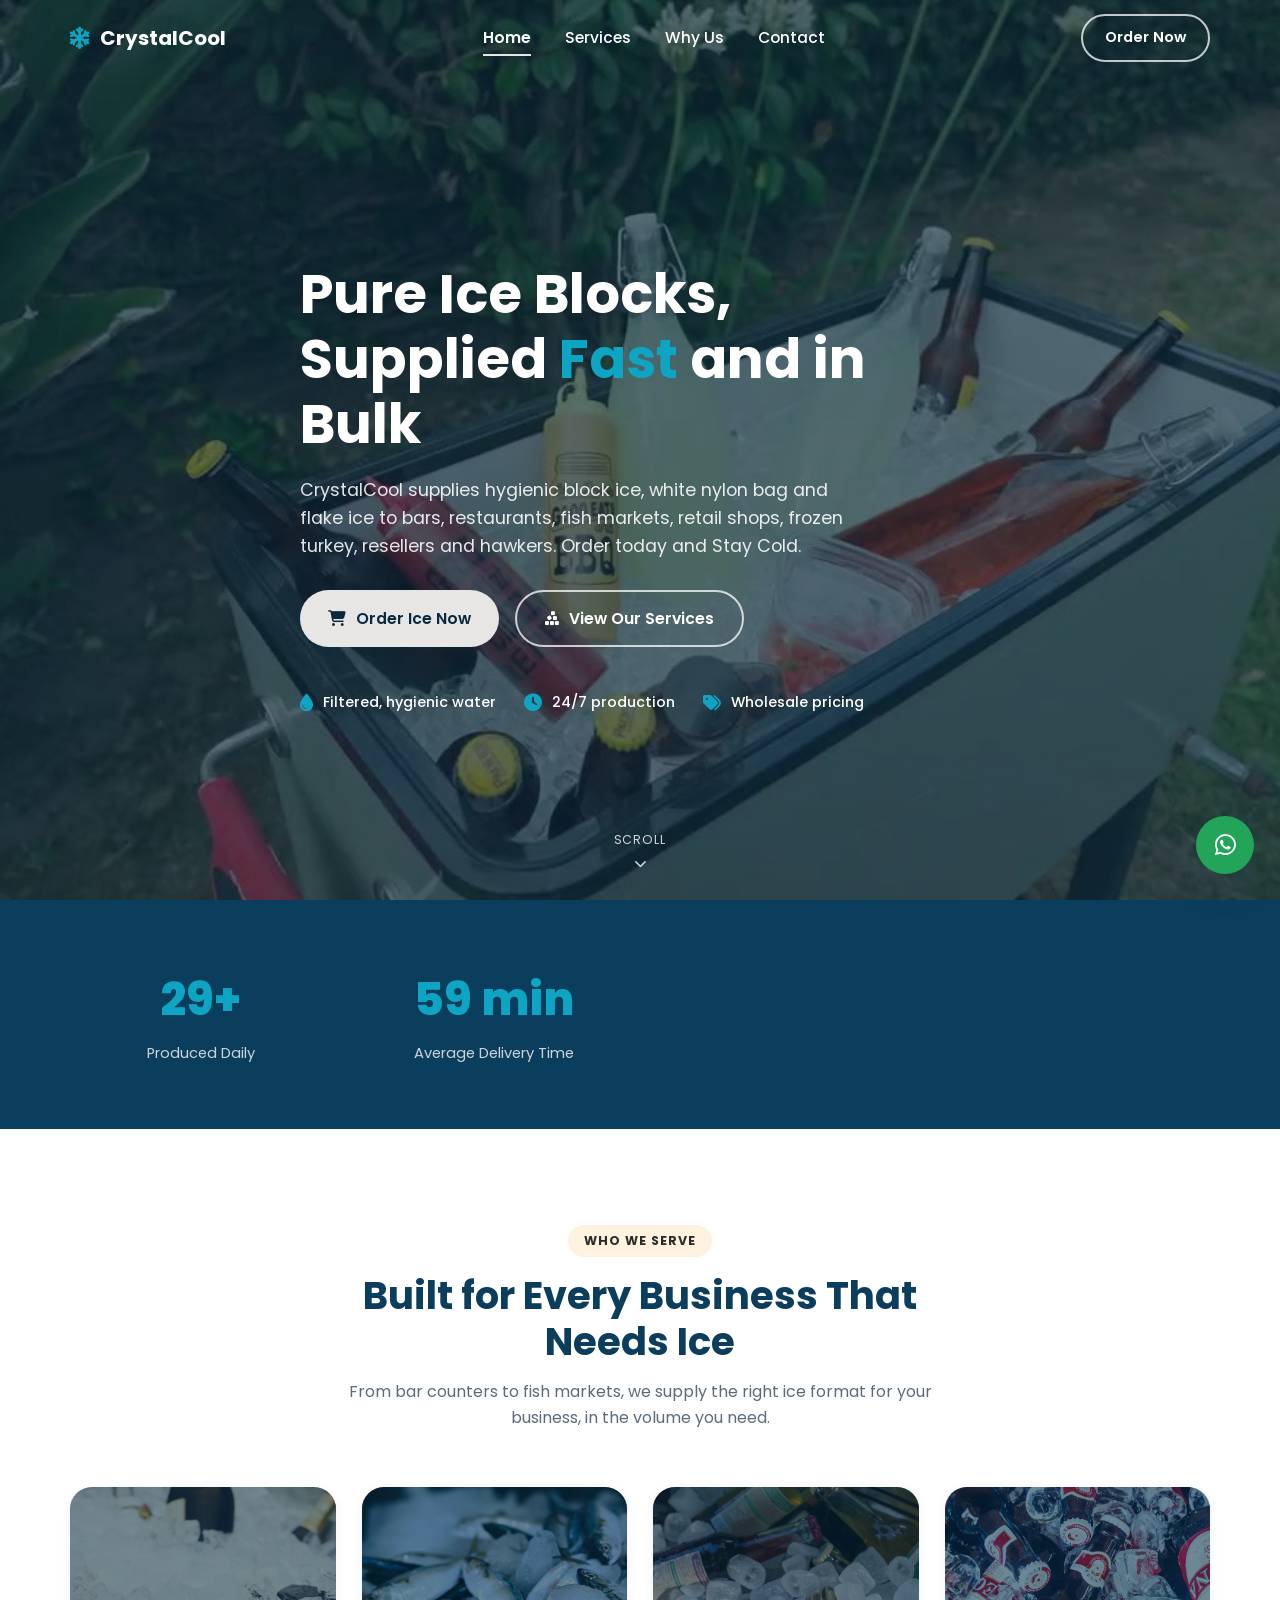
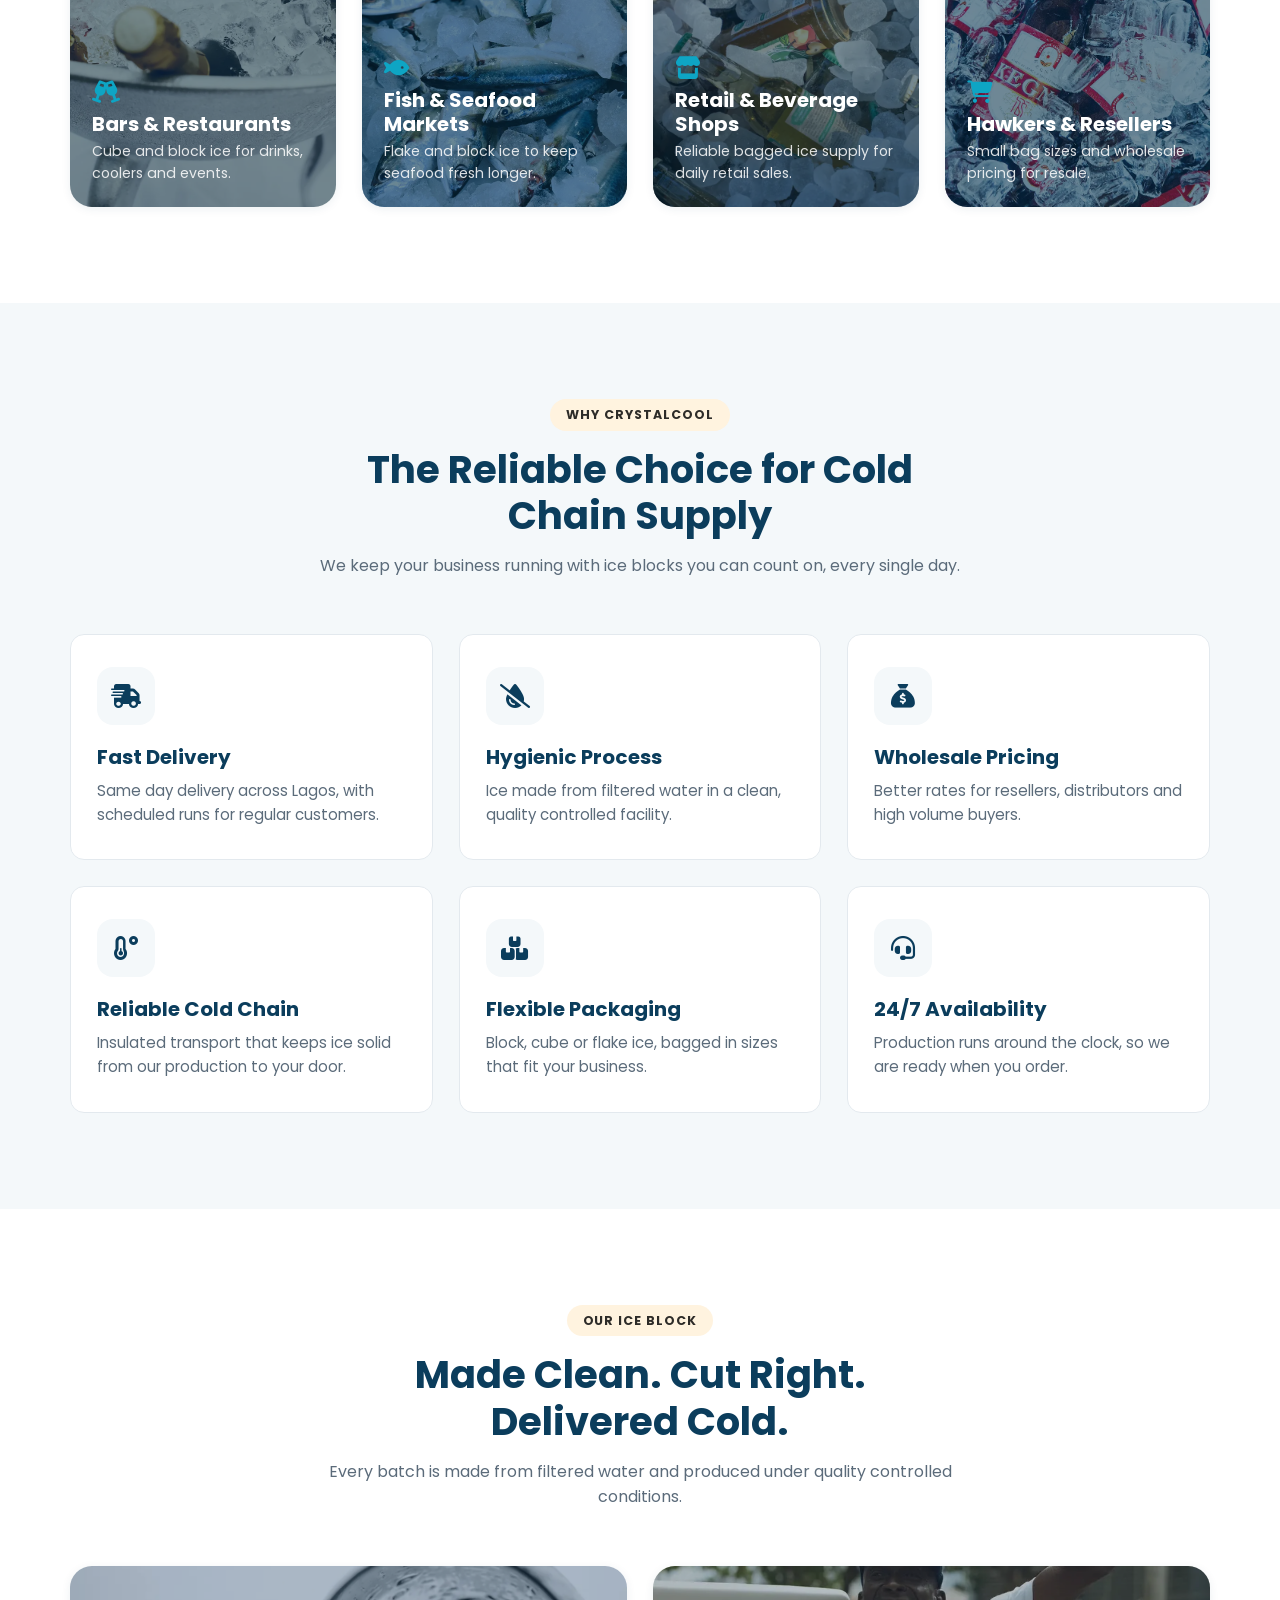
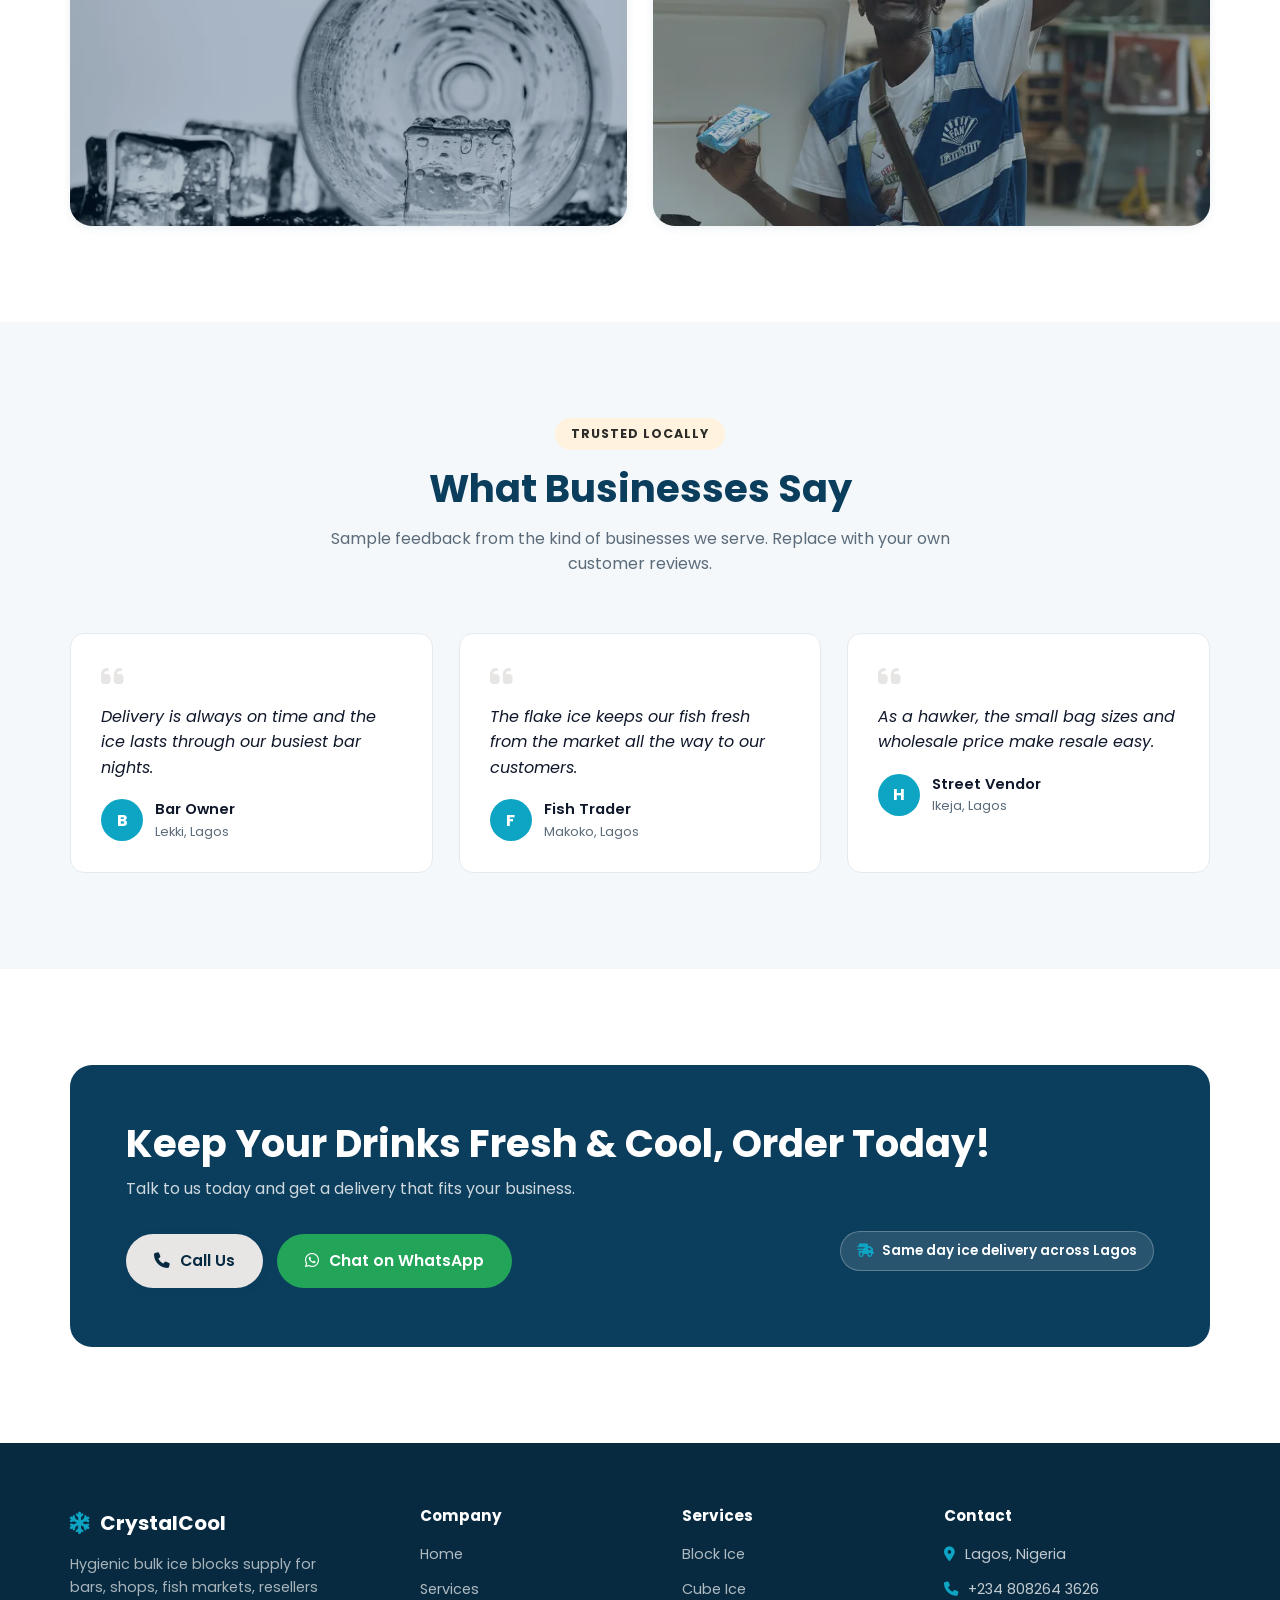
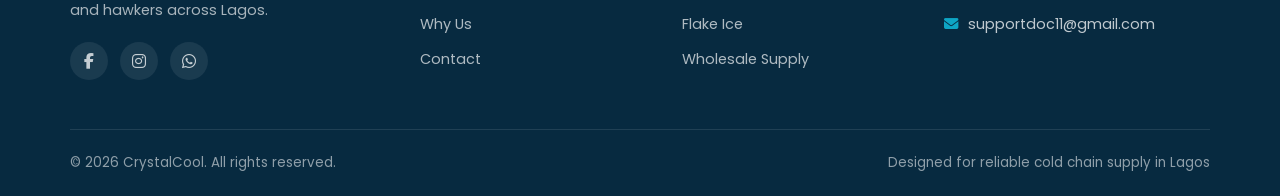
<file: index.html>
<!DOCTYPE html>
<html lang="en">
<head>
<meta charset="UTF-8">
<meta name="viewport" content="width=device-width, initial-scale=1.0">
<title>CrystalCool | Bulk Ice Block Supply for Bars, Shops & Hawkers in Lagos</title>
<meta name="description" content="CrystalCool supplies hygienic block ice, cube ice and flake ice in bulk to bars, restaurants, fish markets, retail shops, resellers and hawkers across Lagos. Fast same day delivery.">
<meta name="keywords" content="ice block supplier Lagos, bulk ice supply, cube ice Nigeria, flake ice for fish, ice for hawkers, ice reseller wholesale, cold chain Lagos">
<meta name="robots" content="index, follow">
<meta name="author" content="CrystalCool">
<link rel="canonical" href="https://www.crystalcool.online/">

<!-- Open Graph -->
<meta property="og:type" content="website">
<meta property="og:site_name" content="CrystalCool">
<meta property="og:title" content="CrystalCool | Bulk Ice Block Supply in Lagos">
<meta property="og:description" content="Hygienic block, cube and flake ice delivered fast to bars, fish markets, shops, resellers and hawkers across Lagos.">
<meta property="og:image" content="https://www.crystalcool.online/assets/images/poster-home.jpg">
<meta property="og:url" content="https://www.crystalcool.online/">
<meta name="twitter:card" content="summary_large_image">
<meta name="twitter:title" content="CrystalCool | Bulk Ice Block Supply in Lagos">
<meta name="twitter:description" content="Hygienic block, cube and flake ice delivered fast across Lagos.">
<meta name="twitter:image" content="https://www.crystalcool.online/assets/images/poster-home.jpg">

<link rel="icon" type="image/webp" href="assets/images/ice-cubes-macro-1.webp">

<!-- Preload critical assets -->
<link rel="preload" as="image" href="assets/images/poster-home.jpg">
<link rel="preconnect" href="https://fonts.googleapis.com">
<link rel="preconnect" href="https://fonts.gstatic.com" crossorigin>
<link href="https://fonts.googleapis.com/css2?family=Poppins:wght@300;400;500;600;700;800&display=swap" rel="stylesheet">
<link rel="stylesheet" href="https://cdnjs.cloudflare.com/ajax/libs/font-awesome/6.5.1/css/all.min.css">
<link rel="stylesheet" href="css/styles.css">

<script type="application/ld+json">
{
  "@context": "https://schema.org",
  "@type": "LocalBusiness",
  "name": "CrystalCool",
  "description": "Bulk ice block, cube ice and flake ice supplier serving bars, restaurants, fish markets, retail shops, resellers and hawkers.",
  "image": "https://www.crystalcool.online/assets/images/poster-home.jpg",
  "url": "https://www.crystalcool.online/",
  "telephone": "+234 8264 3626",
  "priceRange": "$$",
  "address": {
    "@type": "PostalAddress",
    "addressLocality": "Lagos",
    "addressCountry": "NG"
  },
  "openingHours": "Mo-Su 00:00-23:59"
}
</script>
</head>
<body>

<div class="preloader"><div class="ice-loader"></div><span>CrystalCool</span></div>

<a href="https://wa.me/234 808264 3626" class="wa-float" target="_blank" rel="noopener" aria-label="Chat on WhatsApp"><i class="fa-brands fa-whatsapp"></i></a>
<button class="to-top" aria-label="Back to top"><i class="fa-solid fa-arrow-up"></i></button>

<header class="navbar">
  <div class="container">
    <a href="index.html" class="brand"><i class="fa-solid fa-snowflake"></i> CrystalCool</a>
    <nav class="nav-links">
      <a href="index.html" class="active">Home</a>
      <a href="services.html">Services</a>
      <a href="index.html#why-us">Why Us</a>
      <a href="contact.html">Contact</a>
    </nav>
    <div class="nav-cta">
      <a href="contact.html" class="btn btn-outline">Order Now</a>
      <button class="hamburger" aria-label="Toggle menu"><span></span><span></span><span></span></button>
    </div>
  </div>
</header>

<section class="hero">
  <div class="hero-media">
    <video autoplay muted loop playsinline preload="none" poster="assets/images/poster-home.jpg">
      <source src="assets/videos/hero-home.mp4" type="video/mp4">
    </video>
  </div>
  <div class="hero-overlay"></div>
  <div class="container hero-content">
    <h1>Pure Ice Blocks, Supplied <span>Fast</span> and in Bulk</h1>
    <p class="lead">CrystalCool supplies hygienic block ice, white nylon bag and flake ice to bars, restaurants, fish markets, retail shops, frozen turkey, resellers and hawkers. Order today and Stay Cold.</p>
    <div class="hero-actions">
      <a href="contact.html" class="btn btn-primary"><i class="fa-solid fa-cart-shopping"></i> Order Ice Now</a>
      <a href="services.html" class="btn btn-outline"><i class="fa-solid fa-cubes-stacked"></i> View Our Services</a>
    </div>
    <div class="hero-badges">
      <span class="badge"><i class="fa-solid fa-droplet"></i> Filtered, hygienic water</span>
      <span class="badge"><i class="fa-solid fa-clock"></i> 24/7 production</span>
      <span class="badge"><i class="fa-solid fa-tags"></i> Wholesale pricing</span>
    </div>
  </div>
  <div class="scroll-cue">Scroll<i class="fa-solid fa-chevron-down"></i></div>
</section>

<section class="bg-primary section-tight">
  <div class="container">
    <div class="stats-bar scene">
      <div class="stat reveal-3d"><div class="num" data-count="30" data-suffix="+">0</div><div class="label">Produced Daily</div></div>
      <div class="stat reveal-3d"><div class="num" data-count="60" data-suffix=" min">0</div><div class="label">Average Delivery Time</div></div>
    </div>
  </div>
</section>

<section>
  <div class="container">
    <div class="section-header reveal">
      <span class="section-tag">Who We Serve</span>
      <h2>Built for Every Business That Needs Ice</h2>
      <p>From bar counters to fish markets, we supply the right ice format for your business, in the volume you need.</p>
    </div>
    <div class="grid-4 scene">
      <div class="audience-card reveal-3d">
        <img src="assets/images/hospitality-champagne.webp" alt="Ice chilled bottles for a bar or hospitality venue" loading="lazy" decoding="async">
        <div class="tint"></div>
        <div class="info"><i class="fa-solid fa-champagne-glasses"></i><h3>Bars &amp; Restaurants</h3><p>Cube and block ice for drinks, coolers and events.</p></div>
      </div>
      <div class="audience-card reveal-3d">
        <img src="assets/images/fresh-fish-ice.webp" alt="Fresh fish packed on flake ice at a market" loading="lazy" decoding="async">
        <div class="tint"></div>
        <div class="info"><i class="fa-solid fa-fish"></i><h3>Fish &amp; Seafood Markets</h3><p>Flake and block ice to keep seafood fresh longer.</p></div>
      </div>
      <div class="audience-card reveal-3d">
        <img src="assets/images/beverage-cooler.webp" alt="Bottled drinks chilled in ice for retail sale" loading="lazy" decoding="async">
        <div class="tint"></div>
        <div class="info"><i class="fa-solid fa-store"></i><h3>Retail &amp; Beverage Shops</h3><p>Reliable bagged ice supply for daily retail sales.</p></div>
      </div>
      <div class="audience-card reveal-3d">
        <img src="assets/images/street-vendor-hawker.webp" alt="Street vendor selling chilled products from an ice cooler" loading="lazy" decoding="async">
        <div class="tint"></div>
        <div class="info"><i class="fa-solid fa-cart-shopping"></i><h3>Hawkers &amp; Resellers</h3><p>Small bag sizes and wholesale pricing for resale.</p></div>
      </div>
    </div>
  </div>
</section>

<section class="bg-soft" id="why-us">
  <div class="container">
    <div class="section-header reveal">
      <span class="section-tag">Why CrystalCool</span>
      <h2>The Reliable Choice for Cold Chain Supply</h2>
      <p>We keep your business running with ice blocks you can count on, every single day.</p>
    </div>
    <div class="grid-3 scene">
      <div class="feature-card reveal-3d">
        <div class="feature-icon"><i class="fa-solid fa-truck-fast"></i></div>
        <h3>Fast Delivery</h3>
        <p>Same day delivery across Lagos, with scheduled runs for regular customers.</p>
      </div>
      <div class="feature-card reveal-3d">
        <div class="feature-icon"><i class="fa-solid fa-droplet-slash"></i></div>
        <h3>Hygienic Process</h3>
        <p>Ice made from filtered water in a clean, quality controlled facility.</p>
      </div>
      <div class="feature-card reveal-3d">
        <div class="feature-icon"><i class="fa-solid fa-sack-dollar"></i></div>
        <h3>Wholesale Pricing</h3>
        <p>Better rates for resellers, distributors and high volume buyers.</p>
      </div>
      <div class="feature-card reveal-3d">
        <div class="feature-icon"><i class="fa-solid fa-temperature-low"></i></div>
        <h3>Reliable Cold Chain</h3>
        <p>Insulated transport that keeps ice solid from our production to your door.</p>
      </div>
      <div class="feature-card reveal-3d">
        <div class="feature-icon"><i class="fa-solid fa-boxes-stacked"></i></div>
        <h3>Flexible Packaging</h3>
        <p>Block, cube or flake ice, bagged in sizes that fit your business.</p>
      </div>
      <div class="feature-card reveal-3d">
        <div class="feature-icon"><i class="fa-solid fa-headset"></i></div>
        <h3>24/7 Availability</h3>
        <p>Production runs around the clock, so we are ready when you order.</p>
      </div>
    </div>
  </div>
</section>

<section>
  <div class="container">
    <div class="section-header reveal">
      <span class="section-tag">Our ice block</span>
      <h2>Made Clean. Cut Right. Delivered Cold.</h2>
      <p>Every batch is made from filtered water and produced under quality controlled conditions.</p>
    </div>
    <div class="grid-2 scene">
      <div class="audience-card reveal-3d" style="height:260px;">
        <img src="assets/images/ice-cubes-macro-1.webp" alt="Close up of clear ice cubes" loading="lazy" decoding="async">
        <div class="tint" style="background:rgba(7,42,64,0.3);"></div>
      </div>
      <div class="audience-card reveal-3d" style="height:260px;">
        <img src="assets/images/ice-cubes-macro-2.webp" alt="Close up of clear ice cubes on a dark surface" loading="lazy" decoding="async">
        <div class="tint" style="background:rgba(7,42,64,0.3);"></div>
      </div>
    </div>
  </div>
</section>

<section class="bg-soft">
  <div class="container">
    <div class="section-header reveal">
      <span class="section-tag">Trusted Locally</span>
      <h2>What Businesses Say</h2>
      <p>Sample feedback from the kind of businesses we serve. Replace with your own customer reviews.</p>
    </div>
    <div class="grid-3 scene">
      <div class="testimonial-card reveal-3d">
        <i class="fa-solid fa-quote-left quote-icon"></i>
        <p class="quote">Delivery is always on time and the ice lasts through our busiest bar nights.</p>
        <div class="author"><div class="avatar">B</div><div><div class="name">Bar Owner</div><div class="role">Lekki, Lagos</div></div></div>
      </div>
      <div class="testimonial-card reveal-3d">
        <i class="fa-solid fa-quote-left quote-icon"></i>
        <p class="quote">The flake ice keeps our fish fresh from the market all the way to our customers.</p>
        <div class="author"><div class="avatar">F</div><div><div class="name">Fish Trader</div><div class="role">Makoko, Lagos</div></div></div>
      </div>
      <div class="testimonial-card reveal-3d">
        <i class="fa-solid fa-quote-left quote-icon"></i>
        <p class="quote">As a hawker, the small bag sizes and wholesale price make resale easy.</p>
        <div class="author"><div class="avatar">H</div><div><div class="name">Street Vendor</div><div class="role">Ikeja, Lagos</div></div></div>
      </div>
    </div>
  </div>
</section>

<section>
  <div class="container">
    <div class="cta-banner reveal">
      <div>
        <h2>Keep Your Drinks Fresh & Cool, Order Today!</h2>
        <p>Talk to us today and get a delivery that fits your business.</p>
      </div>
      <div class="cta-actions">
        <a href="contact.html" class="btn btn-primary"><i class="fa-solid fa-phone"></i> Call Us</a>
        <a href="https://wa.me/234 808264 3626" class="btn btn-whatsapp" target="_blank" rel="noopener"><i class="fa-brands fa-whatsapp"></i> Chat on WhatsApp</a>
      </div>
       <span class="hero-eyebrow"><i class="fa-solid fa-truck-fast"></i> Same day ice delivery across Lagos</span>
    </div>
  </div>
</section>

<footer class="site-footer">
  <div class="container">
    <div class="footer-grid">
      <div class="footer-brand">
        <a href="index.html" class="brand"><i class="fa-solid fa-snowflake"></i> CrystalCool</a>
        <p>Hygienic bulk ice blocks supply for bars, shops, fish markets, resellers and hawkers across Lagos.</p>
        <div class="footer-social">
          <a href="#" aria-label="Facebook"><i class="fa-brands fa-facebook-f"></i></a>
          <a href="#" aria-label="Instagram"><i class="fa-brands fa-instagram"></i></a>
          <a href="https://wa.me/234 808264 3626" aria-label="WhatsApp"><i class="fa-brands fa-whatsapp"></i></a>
        </div>
      </div>
      <div class="footer-col">
        <h4>Company</h4>
        <ul>
          <li><a href="index.html">Home</a></li>
          <li><a href="services.html">Services</a></li>
          <li><a href="index.html#why-us">Why Us</a></li>
          <li><a href="contact.html">Contact</a></li>
        </ul>
      </div>
      <div class="footer-col">
        <h4>Services</h4>
        <ul>
          <li><a href="services.html">Block Ice</a></li>
          <li><a href="services.html">Cube Ice</a></li>
          <li><a href="services.html">Flake Ice</a></li>
          <li><a href="services.html">Wholesale Supply</a></li>
        </ul>
      </div>
      <div class="footer-col">
        <h4>Contact</h4>
        <ul>
          <li><i class="fa-solid fa-location-dot"></i> Lagos, Nigeria</li>
          <li><i class="fa-solid fa-phone"></i> +234 808264 3626</li>
          <li><i class="fa-solid fa-envelope"></i> supportdoc11@gmail.com</li>
        </ul>
      </div>
    </div>
    <div class="footer-bottom">
      <span>&copy; <span id="year"></span> CrystalCool. All rights reserved.</span>
      <span>Designed for reliable cold chain supply in Lagos</span>
    </div>
  </div>
</footer>

<script src="js/main.js" defer></script>
</body>
</html>
</file>
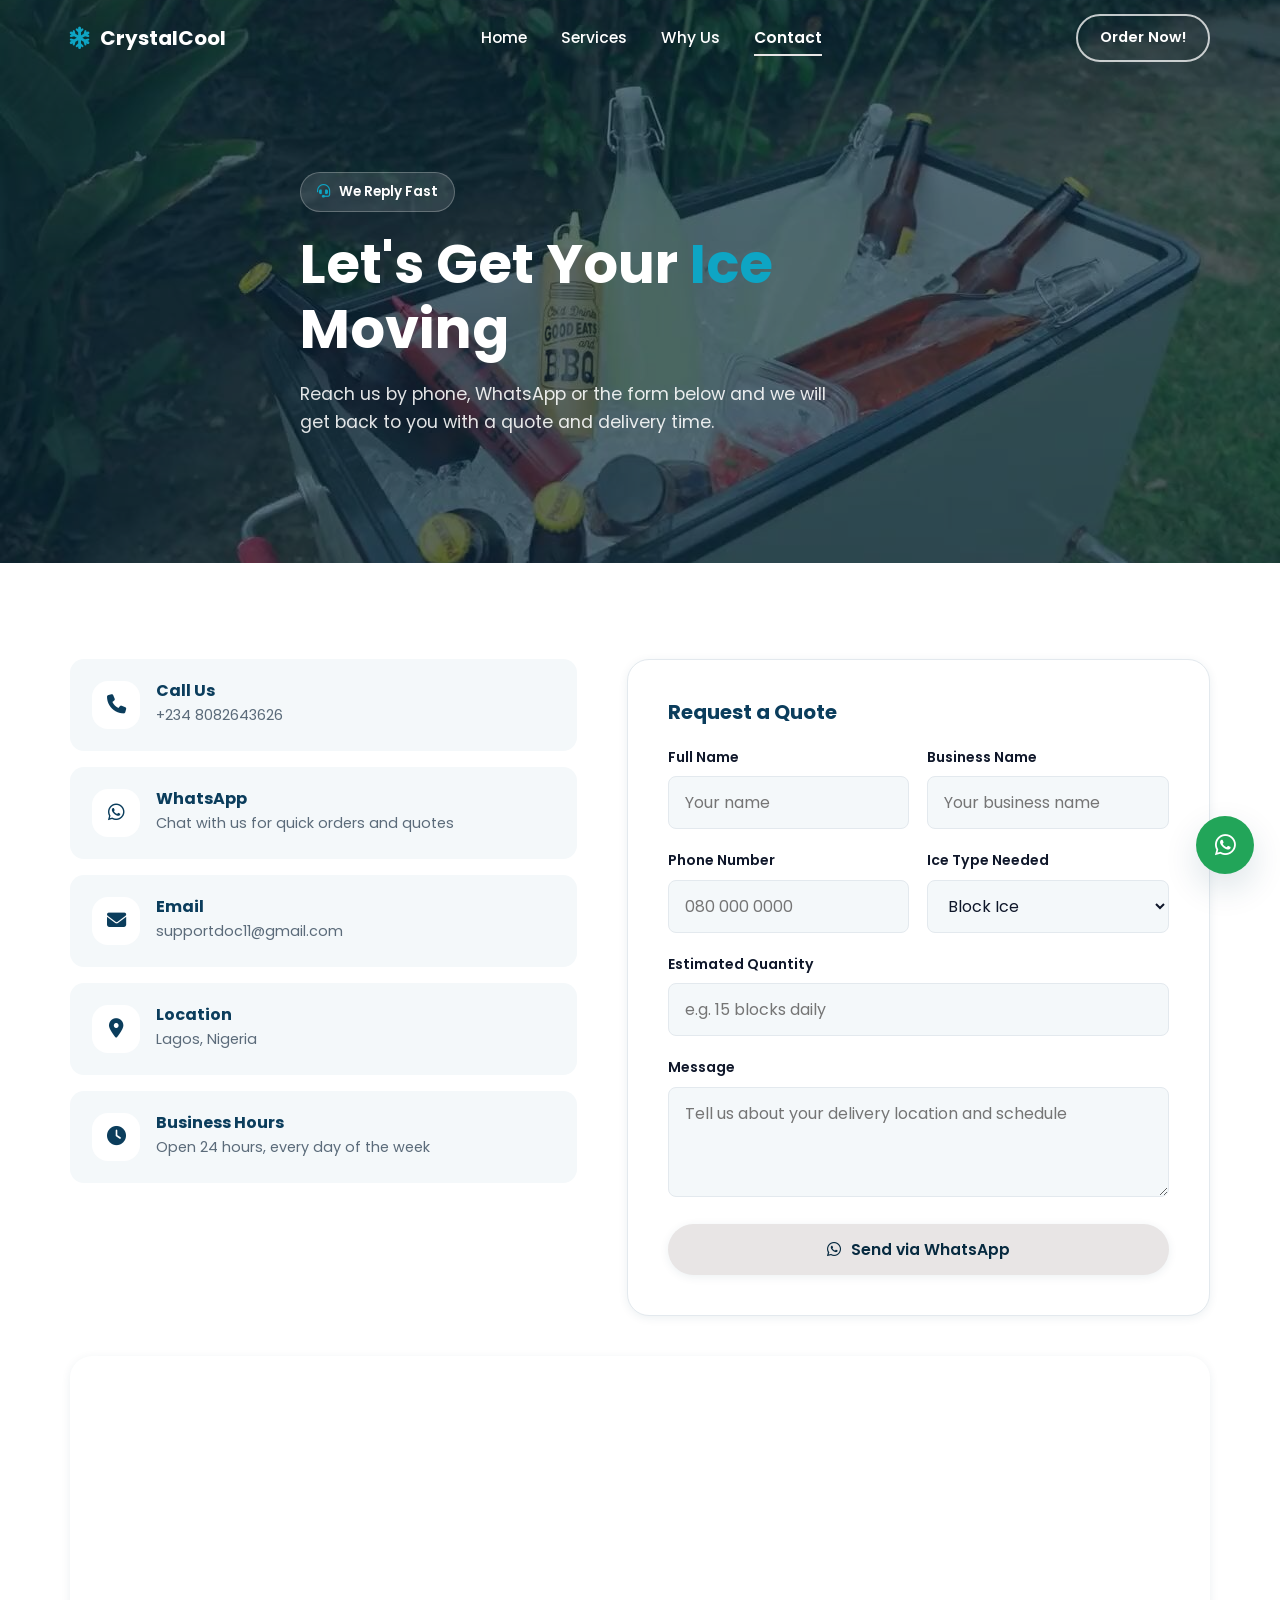
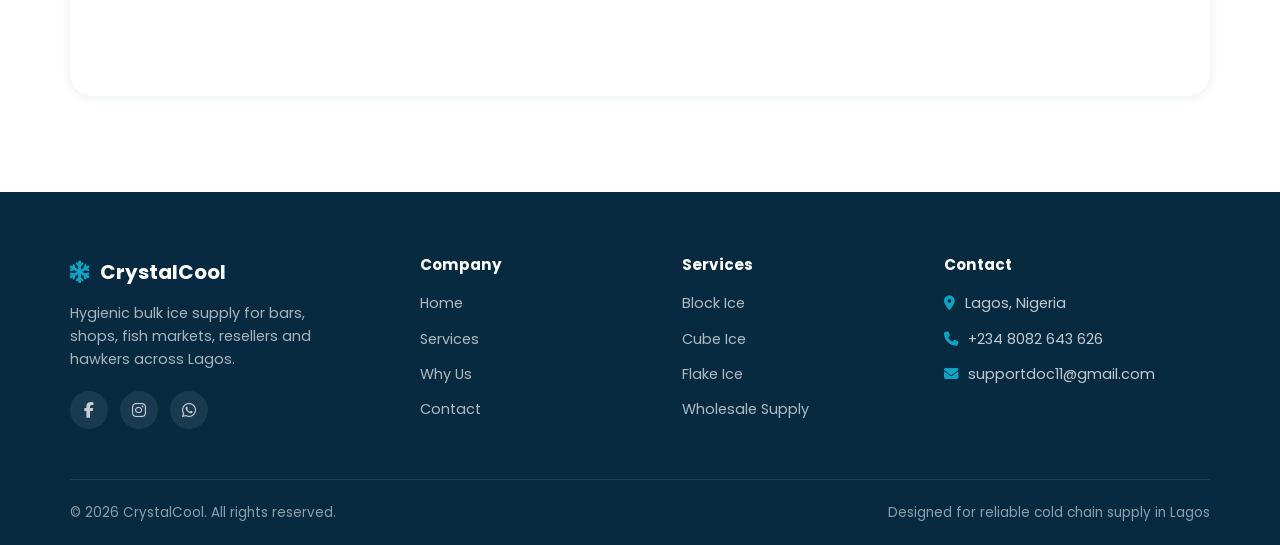
<file: contact.html>
<!DOCTYPE html>
<html lang="en">
<head>
<meta charset="UTF-8">
<meta name="viewport" content="width=device-width, initial-scale=1.0">
<title>Contact CrystalCool | Order Ice Block Supply in Lagos</title>
<meta name="description" content="Contact CrystalCool to order block ice, cube ice or flake ice in Lagos. Call, WhatsApp or fill the form for a fast quote and same day delivery.">
<meta name="keywords" content="contact ice supplier Lagos, order ice block, ice delivery quote, CrystalCool contact">
<meta name="robots" content="index, follow">
<meta name="author" content="CrystalCool">
<link rel="canonical" href="https://www.crystalcool.online/contact.html">

<meta property="og:type" content="website">
<meta property="og:site_name" content="CrystalCool">
<meta property="og:title" content="Contact CrystalCool | Order Ice Supply in Lagos">
<meta property="og:description" content="Call, WhatsApp or send a request to order block, cube or flake ice with fast delivery.">
<meta property="og:image" content="https://www.crystalcool.online/assets/images/poster-contact.jpg">
<meta property="og:url" content="https://www.crystalcool.online/contact.html">
<meta name="twitter:card" content="summary_large_image">
<meta name="twitter:title" content="Contact CrystalCool">
<meta name="twitter:description" content="Order block, cube or flake ice with fast delivery across Lagos.">
<meta name="twitter:image" content="https://www.crystalcool.online/assets/images/poster-contact.jpg">

<link rel="icon" type="image/webp" href="assets/images/ice-cubes-macro-1.webp">
<link rel="preload" as="image" href="assets/images/poster-contact.jpg">
<link rel="preconnect" href="https://fonts.googleapis.com">
<link rel="preconnect" href="https://fonts.gstatic.com" crossorigin>
<link href="https://fonts.googleapis.com/css2?family=Poppins:wght@300;400;500;600;700;800&display=swap" rel="stylesheet">
<link rel="stylesheet" href="https://cdnjs.cloudflare.com/ajax/libs/font-awesome/6.5.1/css/all.min.css">
<link rel="stylesheet" href="css/styles.css">

<script type="application/ld+json">
{
  "@context": "https://schema.org",
  "@type": "ContactPage",
  "name": "Contact CrystalCool",
  "url": "https://www.crystalcool.online/contact.html",
  "about": {
    "@type": "LocalBusiness",
    "name": "CrystalCool",
    "telephone": "+234 8264 3626",
    "email": "supportdoc11@gmail.com",
    "address": { "@type": "PostalAddress", "addressLocality": "Lagos", "addressCountry": "NG" }
  }
}
</script>
</head>
<body>

<div class="preloader"><div class="ice-loader"></div><span>CrystalCool</span></div>

<a href="https://wa.me/234 8264 3626" class="wa-float" target="_blank" rel="noopener" aria-label="Chat on WhatsApp"><i class="fa-brands fa-whatsapp"></i></a>
<button class="to-top" aria-label="Back to top"><i class="fa-solid fa-arrow-up"></i></button>

<header class="navbar">
  <div class="container">
    <a href="index.html" class="brand"><i class="fa-solid fa-snowflake"></i> CrystalCool</a>
    <nav class="nav-links">
      <a href="index.html">Home</a>
      <a href="services.html">Services</a>
      <a href="index.html#why-us">Why Us</a>
      <a href="contact.html" class="active">Contact</a>
    </nav>
    <div class="nav-cta">
      <a href="contact.html" class="btn btn-outline">Order Now!</a>
      <button class="hamburger" aria-label="Toggle menu"><span></span><span></span><span></span></button>
    </div>
  </div>
</header>

<section class="hero" style="min-height:56vh;">
  <div class="hero-media">
    <video autoplay muted loop playsinline preload="none" poster="assets/images/poster-contact.jpg">
      <source src="assets/videos/hero-contact.mp4" type="video/mp4">
    </video>
  </div>
  <div class="hero-overlay"></div>
  <div class="container hero-content">
    <span class="hero-eyebrow"><i class="fa-solid fa-headset"></i> We Reply Fast</span>
    <h1>Let's Get Your <span>Ice</span> Moving</h1>
    <p class="lead">Reach us by phone, WhatsApp or the form below and we will get back to you with a quote and delivery time.</p>
  </div>
</section>

<section>
  <div class="container">
    <div class="contact-grid">

      <div class="reveal">
        <div class="contact-info-card">
          <div class="feature-icon"><i class="fa-solid fa-phone"></i></div>
          <div><h3>Call Us</h3><p>+234 8082643626</p></div>
        </div>
        <div class="contact-info-card">
          <div class="feature-icon"><i class="fa-brands fa-whatsapp"></i></div>
          <div><h3>WhatsApp</h3><p>Chat with us for quick orders and quotes</p></div>
        </div>
        <div class="contact-info-card">
          <div class="feature-icon"><i class="fa-solid fa-envelope"></i></div>
          <div><h3>Email</h3><p>supportdoc11@gmail.com</p></div>
        </div>
        <div class="contact-info-card">
          <div class="feature-icon"><i class="fa-solid fa-location-dot"></i></div>
          <div><h3>Location</h3><p>Lagos, Nigeria</p></div>
        </div>
        <div class="contact-info-card">
          <div class="feature-icon"><i class="fa-solid fa-clock"></i></div>
          <div><h3>Business Hours</h3><p>Open 24 hours, every day of the week</p></div>
        </div>
      </div>

      <div class="reveal">
        <form class="contact-form" id="quote-form">
          <h3 style="margin-bottom:22px;">Request a Quote</h3>
          <div class="form-row">
            <div class="field">
              <label for="name">Full Name</label>
              <input type="text" id="name" name="name" required placeholder="Your name">
            </div>
            <div class="field">
              <label for="business">Business Name</label>
              <input type="text" id="business" name="business" placeholder="Your business name">
            </div>
          </div>
          <div class="form-row">
            <div class="field">
              <label for="phone">Phone Number</label>
              <input type="tel" id="phone" name="phone" required placeholder="080 000 0000">
            </div>
            <div class="field">
              <label for="ice_type">Ice Type Needed</label>
              <select id="ice_type" name="ice_type">
                <option value="Block Ice">Block Ice</option>
                <option value="Cube Ice">Cube Ice</option>
                <option value="Flake Ice">Flake Ice</option>
                <option value="Flake Ice">Nylon Block</option>
                <option value="Not Sure">Not Sure Yet</option>
              </select>
            </div>
          </div>
          <div class="field">
            <label for="quantity">Estimated Quantity</label>
            <input type="text" id="quantity" name="quantity" placeholder="e.g. 15 blocks daily">
          </div>
          <div class="field">
            <label for="message">Message</label>
            <textarea id="message" name="message" placeholder="Tell us about your delivery location and schedule"></textarea>
          </div>
          <button type="submit" class="btn btn-primary btn-block"><i class="fa-brands fa-whatsapp"></i> Send via WhatsApp</button>
          <div class="form-success"><i class="fa-solid fa-circle-check"></i> Thanks! Your request has been prepared in WhatsApp.</div>
        </form>
      </div>

    </div>

    <div class="map-wrap reveal">
      <iframe src="https://www.google.com/maps?q=Lagos%2C%20Nigeria&output=embed" loading="lazy" allowfullscreen title="CrystalCool location map"></iframe>
    </div>
  </div>
</section>

<footer class="site-footer">
  <div class="container">
    <div class="footer-grid">
      <div class="footer-brand">
        <a href="index.html" class="brand"><i class="fa-solid fa-snowflake"></i> CrystalCool</a>
        <p>Hygienic bulk ice supply for bars, shops, fish markets, resellers and hawkers across Lagos.</p>
        <div class="footer-social">
          <a href="#" aria-label="Facebook"><i class="fa-brands fa-facebook-f"></i></a>
          <a href="#" aria-label="Instagram"><i class="fa-brands fa-instagram"></i></a>
          <a href="https://wa.me/234 8264 3626" aria-label="WhatsApp"><i class="fa-brands fa-whatsapp"></i></a>
        </div>
      </div>
      <div class="footer-col">
        <h4>Company</h4>
        <ul>
          <li><a href="index.html">Home</a></li>
          <li><a href="services.html">Services</a></li>
          <li><a href="index.html#why-us">Why Us</a></li>
          <li><a href="contact.html">Contact</a></li>
        </ul>
      </div>
      <div class="footer-col">
        <h4>Services</h4>
        <ul>
          <li><a href="services.html">Block Ice</a></li>
          <li><a href="services.html">Cube Ice</a></li>
          <li><a href="services.html">Flake Ice</a></li>
          <li><a href="services.html">Wholesale Supply</a></li>
        </ul>
      </div>
      <div class="footer-col">
        <h4>Contact</h4>
        <ul>
          <li><i class="fa-solid fa-location-dot"></i> Lagos, Nigeria</li>
          <li><i class="fa-solid fa-phone"></i> +234 8082 643 626</li>
          <li><i class="fa-solid fa-envelope"></i> supportdoc11@gmail.com</li>
        </ul>
      </div>
    </div>
    <div class="footer-bottom">
      <span>&copy; <span id="year"></span> CrystalCool. All rights reserved.</span>
      <span>Designed for reliable cold chain supply in Lagos</span>
    </div>
  </div>
</footer>

<script src="js/main.js" defer></script>
</body>
</html>
</file>
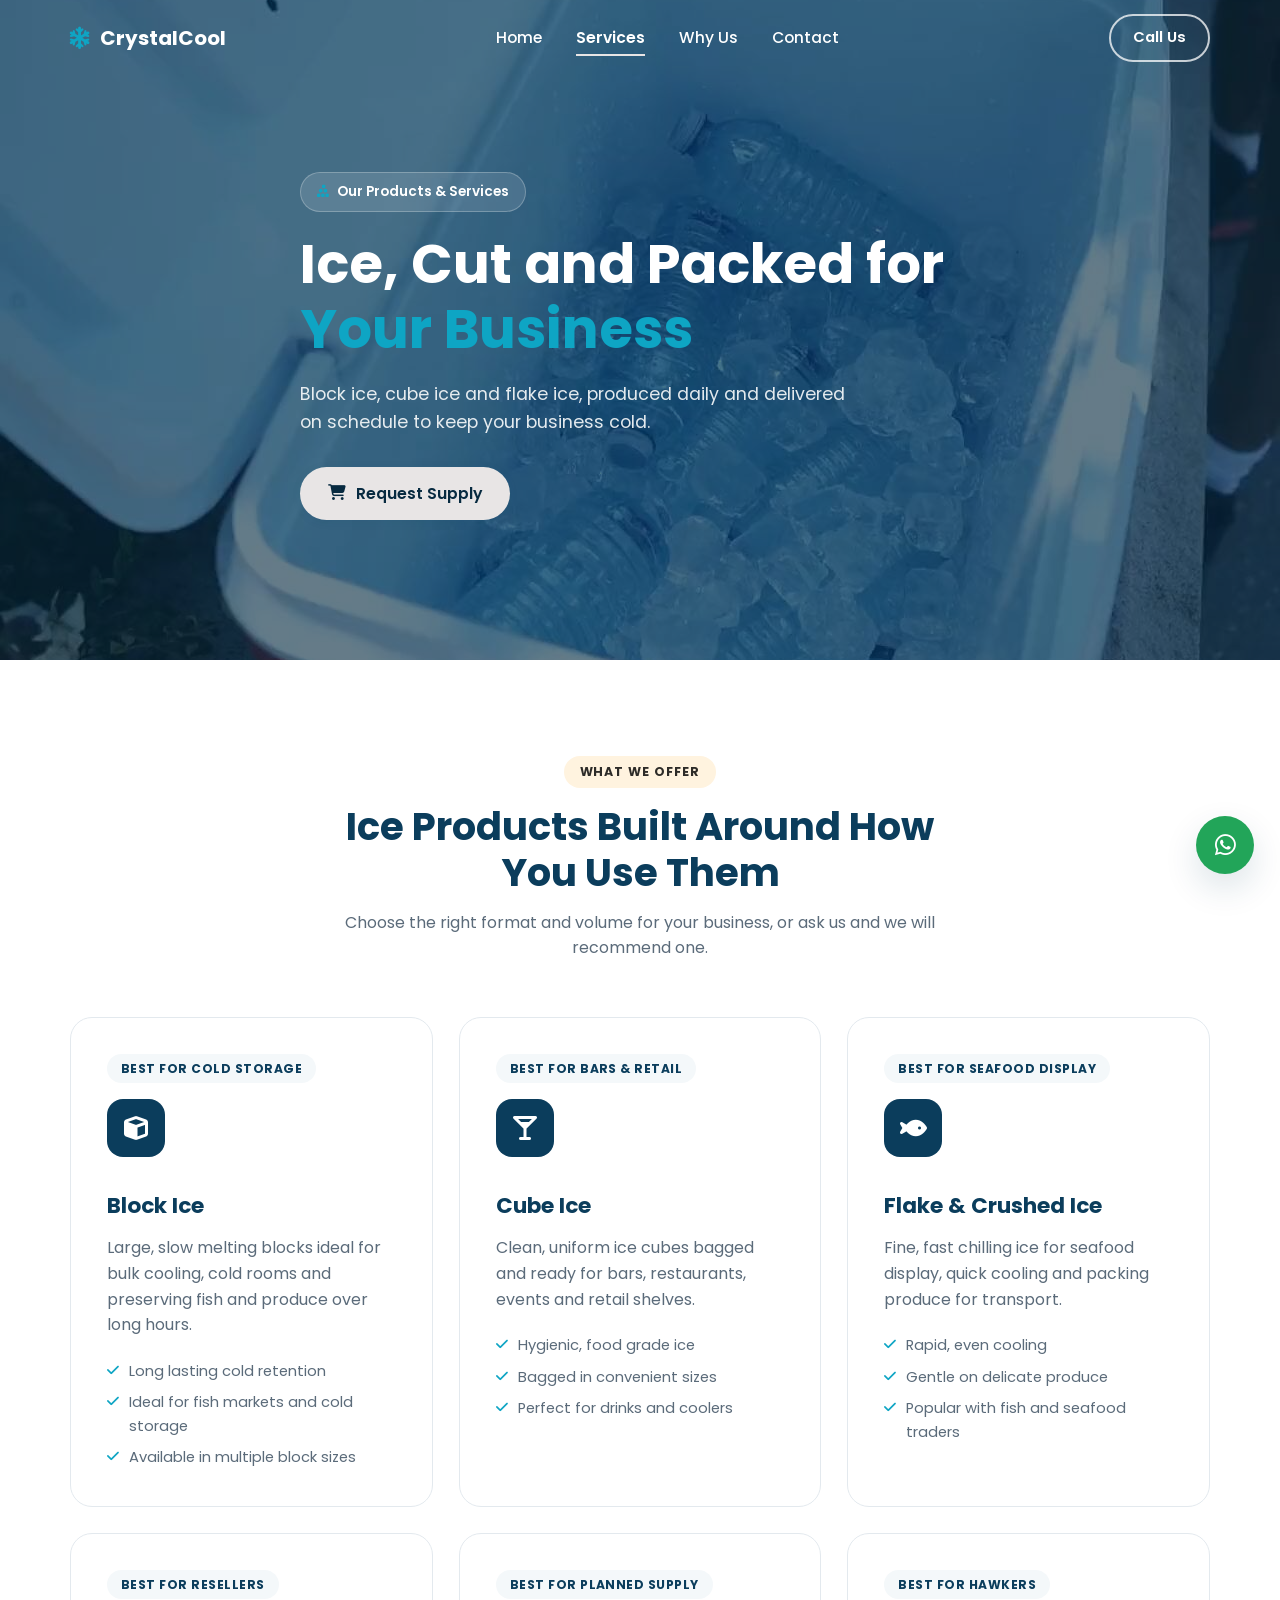
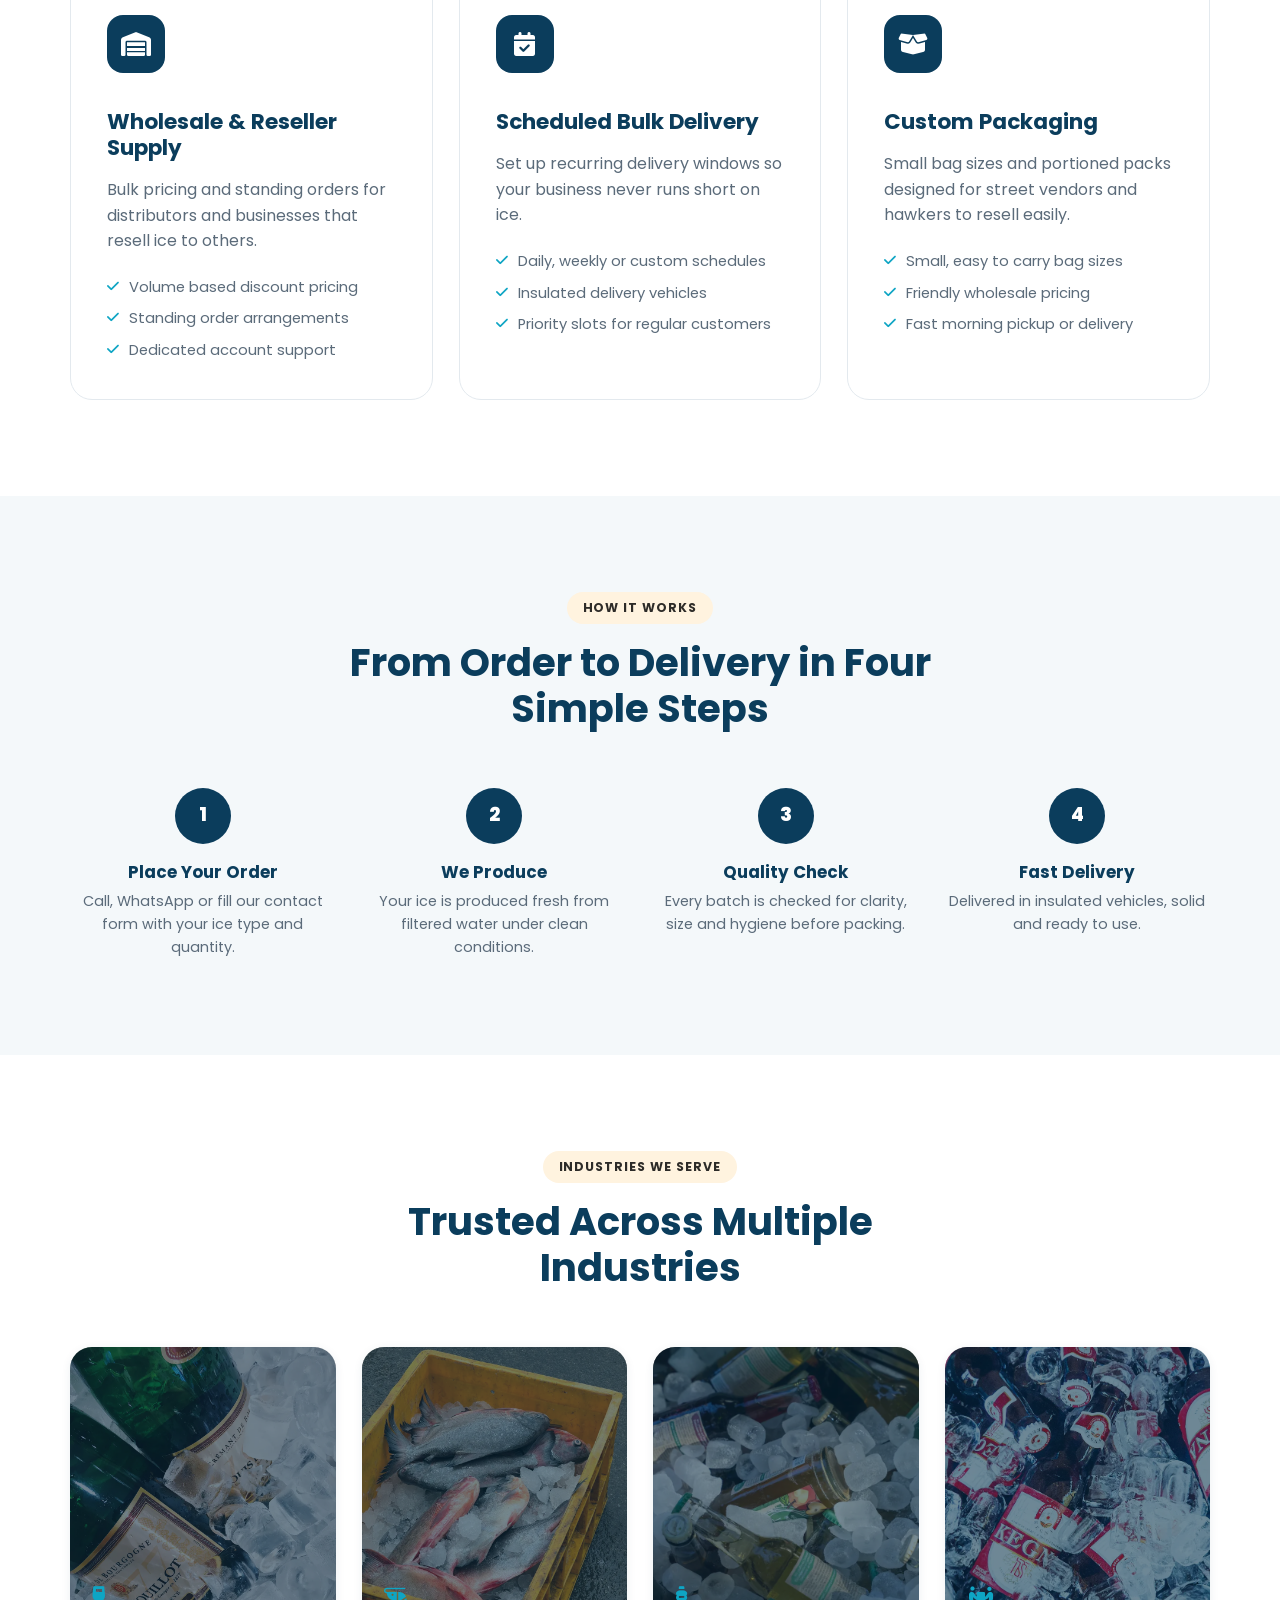
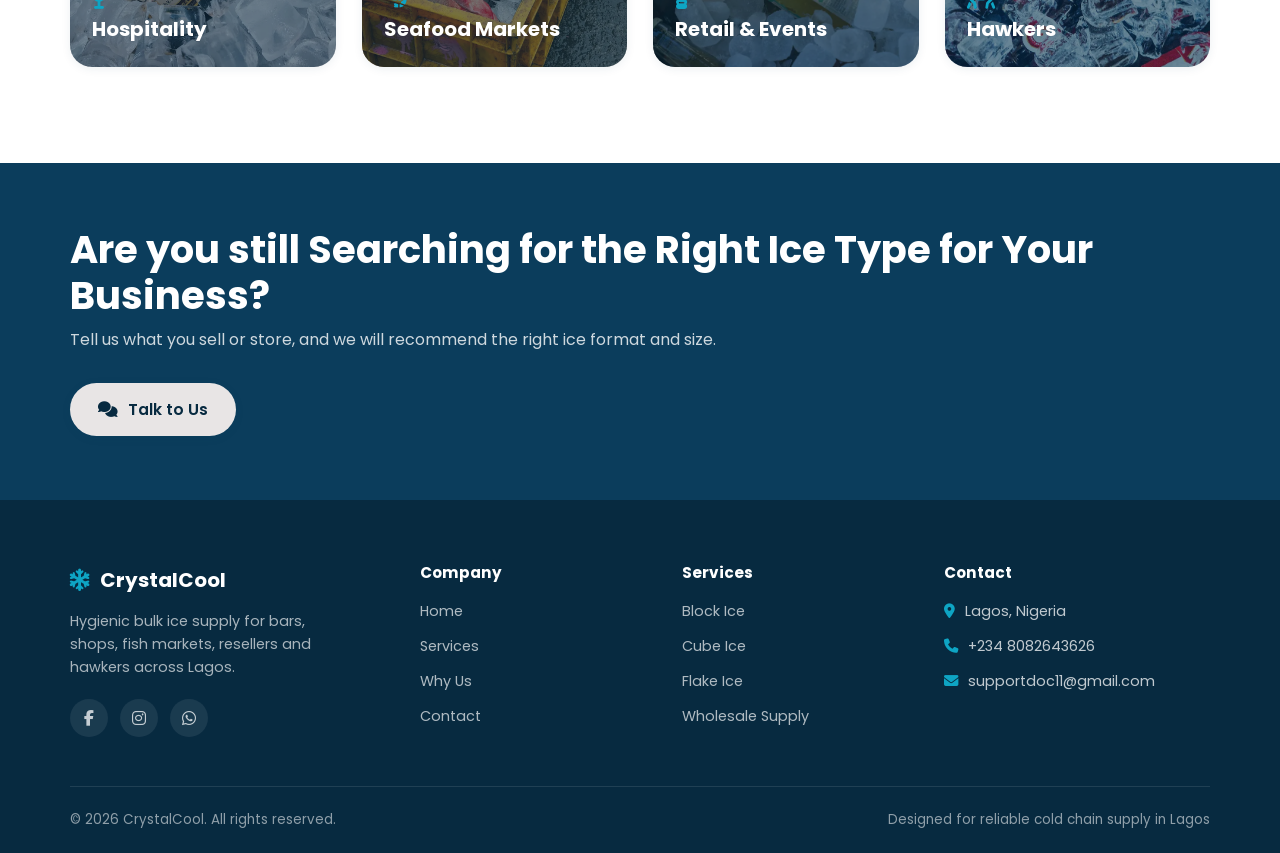
<file: services.html>
<!DOCTYPE html>
<html lang="en">
<head>
<meta charset="UTF-8">
<meta name="viewport" content="width=device-width, initial-scale=1.0">
<title>Ice Block, Cube Ice & Flake Ice Services | CrystalCool Lagos</title>
<meta name="description" content="Explore CrystalCool ice services: block ice, cube ice, flake ice, wholesale supply for resellers and custom packaging for hawkers, with scheduled bulk delivery across Lagos.">
<meta name="keywords" content="block ice supply, cube ice wholesale, flake ice for fish market, ice delivery Lagos, ice reseller supply, bulk ice for hawkers">
<meta name="robots" content="index, follow">
<meta name="author" content="CrystalCool">
<link rel="canonical" href="https://www.crystalcool.online/services.html">

<meta property="og:type" content="website">
<meta property="og:site_name" content="CrystalCool">
<meta property="og:title" content="Ice Block, Cube Ice & Flake Ice Services | CrystalCool">
<meta property="og:description" content="Block, cube and flake ice, wholesale supply and scheduled bulk delivery across Lagos.">
<meta property="og:image" content="https://www.crystalcool.online/assets/images/poster-services.jpg">
<meta property="og:url" content="https://www.crystalcool.online/services.html">
<meta name="twitter:card" content="summary_large_image">
<meta name="twitter:title" content="Ice Services | CrystalCool">
<meta name="twitter:description" content="Block, cube and flake ice with scheduled bulk delivery across Lagos.">
<meta name="twitter:image" content="https://www.crystalcool.online/assets/images/poster-services.jpg">

<link rel="icon" type="image/webp" href="assets/images/ice-cubes-macro-1.webp">
<link rel="preload" as="image" href="assets/images/poster-services.jpg">
<link rel="preconnect" href="https://fonts.googleapis.com">
<link rel="preconnect" href="https://fonts.gstatic.com" crossorigin>
<link href="https://fonts.googleapis.com/css2?family=Poppins:wght@300;400;500;600;700;800&display=swap" rel="stylesheet">
<link rel="stylesheet" href="https://cdnjs.cloudflare.com/ajax/libs/font-awesome/6.5.1/css/all.min.css">
<link rel="stylesheet" href="css/styles.css">

<script type="application/ld+json">
{
  "@context": "https://schema.org",
  "@type": "Service",
  "serviceType": "Ice block, cube ice and flake ice supply",
  "provider": { "@type": "LocalBusiness", "name": "CrystalCool", "address": { "@type": "PostalAddress", "addressLocality": "Lagos", "addressCountry": "NG" } },
  "areaServed": "Lagos, Nigeria",
  "description": "Wholesale and retail supply of block ice, cube ice and flake ice with scheduled delivery."
}
</script>
</head>
<body>

<div class="preloader"><div class="ice-loader"></div><span>CrystalCool</span></div>

<a href="https://wa.me/234 808264 3626" class="wa-float" target="_blank" rel="noopener" aria-label="Chat on WhatsApp"><i class="fa-brands fa-whatsapp"></i></a>
<button class="to-top" aria-label="Back to top"><i class="fa-solid fa-arrow-up"></i></button>

<header class="navbar">
  <div class="container">
    <a href="index.html" class="brand"><i class="fa-solid fa-snowflake"></i> CrystalCool</a>
    <nav class="nav-links">
      <a href="index.html">Home</a>
      <a href="services.html" class="active">Services</a>
      <a href="index.html#why-us">Why Us</a>
      <a href="contact.html">Contact</a>
    </nav>
    <div class="nav-cta">
      <a href="contact.html" class="btn btn-outline">Call Us</a>
      <button class="hamburger" aria-label="Toggle menu"><span></span><span></span><span></span></button>
    </div>
  </div>
</header>

<section class="hero" style="min-height:70vh;">
  <div class="hero-media">
    <video autoplay muted loop playsinline preload="none" poster="assets/images/poster-services.jpg">
      <source src="assets/videos/hero-services.mp4" type="video/mp4">
    </video>
  </div>
  <div class="hero-overlay"></div>
  <div class="container hero-content">
    <span class="hero-eyebrow"><i class="fa-solid fa-cubes-stacked"></i> Our Products &amp; Services</span>
    <h1>Ice, Cut and Packed for <span>Your Business</span></h1>
    <p class="lead">Block ice, cube ice and flake ice, produced daily and delivered on schedule to keep your business cold.</p>
    <div class="hero-actions">
      <a href="contact.html" class="btn btn-primary"><i class="fa-solid fa-cart-shopping"></i> Request Supply</a>
    </div>
  </div>
</section>

<section>
  <div class="container">
    <div class="section-header reveal">
      <span class="section-tag">What We Offer</span>
      <h2>Ice Products Built Around How You Use Them</h2>
      <p>Choose the right format and volume for your business, or ask us and we will recommend one.</p>
    </div>
    <div class="grid-3 scene">

      <div class="service-card reveal-3d">
        <span class="service-tag">Best for cold storage</span>
        <div class="feature-icon"><i class="fa-solid fa-cube"></i></div>
        <h3>Block Ice</h3>
        <p>Large, slow melting blocks ideal for bulk cooling, cold rooms and preserving fish and produce over long hours.</p>
        <ul>
          <li><i class="fa-solid fa-check"></i> Long lasting cold retention</li>
          <li><i class="fa-solid fa-check"></i> Ideal for fish markets and cold storage</li>
          <li><i class="fa-solid fa-check"></i> Available in multiple block sizes</li>
        </ul>
      </div>

      <div class="service-card reveal-3d">
        <span class="service-tag">Best for bars &amp; retail</span>
        <div class="feature-icon"><i class="fa-solid fa-martini-glass"></i></div>
        <h3>Cube Ice</h3>
        <p>Clean, uniform ice cubes bagged and ready for bars, restaurants, events and retail shelves.</p>
        <ul>
          <li><i class="fa-solid fa-check"></i> Hygienic, food grade ice</li>
          <li><i class="fa-solid fa-check"></i> Bagged in convenient sizes</li>
          <li><i class="fa-solid fa-check"></i> Perfect for drinks and coolers</li>
        </ul>
      </div>

      <div class="service-card reveal-3d">
        <span class="service-tag">Best for seafood display</span>
        <div class="feature-icon"><i class="fa-solid fa-fish"></i></div>
        <h3>Flake &amp; Crushed Ice</h3>
        <p>Fine, fast chilling ice for seafood display, quick cooling and packing produce for transport.</p>
        <ul>
          <li><i class="fa-solid fa-check"></i> Rapid, even cooling</li>
          <li><i class="fa-solid fa-check"></i> Gentle on delicate produce</li>
          <li><i class="fa-solid fa-check"></i> Popular with fish and seafood traders</li>
        </ul>
      </div>

      <div class="service-card reveal-3d">
        <span class="service-tag">Best for resellers</span>
        <div class="feature-icon"><i class="fa-solid fa-warehouse"></i></div>
        <h3>Wholesale &amp; Reseller Supply</h3>
        <p>Bulk pricing and standing orders for distributors and businesses that resell ice to others.</p>
        <ul>
          <li><i class="fa-solid fa-check"></i> Volume based discount pricing</li>
          <li><i class="fa-solid fa-check"></i> Standing order arrangements</li>
          <li><i class="fa-solid fa-check"></i> Dedicated account support</li>
        </ul>
      </div>

      <div class="service-card reveal-3d">
        <span class="service-tag">Best for planned supply</span>
        <div class="feature-icon"><i class="fa-solid fa-calendar-check"></i></div>
        <h3>Scheduled Bulk Delivery</h3>
        <p>Set up recurring delivery windows so your business never runs short on ice.</p>
        <ul>
          <li><i class="fa-solid fa-check"></i> Daily, weekly or custom schedules</li>
          <li><i class="fa-solid fa-check"></i> Insulated delivery vehicles</li>
          <li><i class="fa-solid fa-check"></i> Priority slots for regular customers</li>
        </ul>
      </div>

      <div class="service-card reveal-3d">
        <span class="service-tag">Best for hawkers</span>
        <div class="feature-icon"><i class="fa-solid fa-box-open"></i></div>
        <h3>Custom Packaging</h3>
        <p>Small bag sizes and portioned packs designed for street vendors and hawkers to resell easily.</p>
        <ul>
          <li><i class="fa-solid fa-check"></i> Small, easy to carry bag sizes</li>
          <li><i class="fa-solid fa-check"></i> Friendly wholesale pricing</li>
          <li><i class="fa-solid fa-check"></i> Fast morning pickup or delivery</li>
        </ul>
      </div>

    </div>
  </div>
</section>

<section class="bg-soft">
  <div class="container">
    <div class="section-header reveal">
      <span class="section-tag">How It Works</span>
      <h2>From Order to Delivery in Four Simple Steps</h2>
    </div>
    <div class="process scene">
      <div class="process-step reveal-3d">
        <div class="step-num">1</div>
        <h3>Place Your Order</h3>
        <p>Call, WhatsApp or fill our contact form with your ice type and quantity.</p>
      </div>
      <div class="process-step reveal-3d">
        <div class="step-num">2</div>
        <h3>We Produce</h3>
        <p>Your ice is produced fresh from filtered water under clean conditions.</p>
      </div>
      <div class="process-step reveal-3d">
        <div class="step-num">3</div>
        <h3>Quality Check</h3>
        <p>Every batch is checked for clarity, size and hygiene before packing.</p>
      </div>
      <div class="process-step reveal-3d">
        <div class="step-num">4</div>
        <h3>Fast Delivery</h3>
        <p>Delivered in insulated vehicles, solid and ready to use.</p>
      </div>
    </div>
  </div>
</section>

<section>
  <div class="container">
    <div class="section-header reveal">
      <span class="section-tag">Industries We Serve</span>
      <h2>Trusted Across Multiple Industries</h2>
    </div>
    <div class="grid-4 scene">
      <div class="audience-card reveal-3d">
        <img src="assets/images/wine-chiller.webp" alt="Wine and beverage bottles chilling in ice" loading="lazy" decoding="async">
        <div class="tint"></div>
        <div class="info"><i class="fa-solid fa-wine-glass"></i><h3>Hospitality</h3></div>
      </div>
      <div class="audience-card reveal-3d">
        <img src="assets/images/seafood-market.webp" alt="Seafood packed on ice at a market stall" loading="lazy" decoding="async">
        <div class="tint"></div>
        <div class="info"><i class="fa-solid fa-shrimp"></i><h3>Seafood Markets</h3></div>
      </div>
      <div class="audience-card reveal-3d">
        <img src="assets/images/beverage-cooler.webp" alt="Bottled drinks in an ice filled cooler" loading="lazy" decoding="async">
        <div class="tint"></div>
        <div class="info"><i class="fa-solid fa-bottle-water"></i><h3>Retail &amp; Events</h3></div>
      </div>
      <div class="audience-card reveal-3d">
        <img src="assets/images/street-vendor-hawker.webp" alt="Hawker vending chilled products on the street" loading="lazy" decoding="async">
        <div class="tint"></div>
        <div class="info"><i class="fa-solid fa-people-carry-box"></i><h3>Hawkers</h3></div>
      </div>
    </div>
  </div>
</section>

<section class="bg-primary section-tight">
  <div class="container">
    <div class="cta-banner reveal" style="background:transparent; padding:0;">
      <div>
        <h2>Are you still Searching for the Right Ice Type for Your Business?</h2>
        <p>Tell us what you sell or store, and we will recommend the right ice format and size.</p>
      </div>
      <div class="cta-actions">
        <a href="contact.html" class="btn btn-primary"><i class="fa-solid fa-comments"></i> Talk to Us</a>
      </div>
    </div>
  </div>
</section>

<footer class="site-footer">
  <div class="container">
    <div class="footer-grid">
      <div class="footer-brand">
        <a href="index.html" class="brand"><i class="fa-solid fa-snowflake"></i> CrystalCool</a>
        <p>Hygienic bulk ice supply for bars, shops, fish markets, resellers and hawkers across Lagos.</p>
        <div class="footer-social">
          <a href="#" aria-label="Facebook"><i class="fa-brands fa-facebook-f"></i></a>
          <a href="#" aria-label="Instagram"><i class="fa-brands fa-instagram"></i></a>
          <a href="https://wa.me/234 8264 3626" aria-label="WhatsApp"><i class="fa-brands fa-whatsapp"></i></a>
        </div>
      </div>
      <div class="footer-col">
        <h4>Company</h4>
        <ul>
          <li><a href="index.html">Home</a></li>
          <li><a href="services.html">Services</a></li>
          <li><a href="index.html#why-us">Why Us</a></li>
          <li><a href="contact.html">Contact</a></li>
        </ul>
      </div>
      <div class="footer-col">
        <h4>Services</h4>
        <ul>
          <li><a href="services.html">Block Ice</a></li>
          <li><a href="services.html">Cube Ice</a></li>
          <li><a href="services.html">Flake Ice</a></li>
          <li><a href="services.html">Wholesale Supply</a></li>
        </ul>
      </div>
      <div class="footer-col">
        <h4>Contact</h4>
        <ul>
          <li><i class="fa-solid fa-location-dot"></i> Lagos, Nigeria</li>
          <li><i class="fa-solid fa-phone"></i> +234 8082643626</li>
          <li><i class="fa-solid fa-envelope"></i> supportdoc11@gmail.com</li>
        </ul>
      </div>
    </div>
    <div class="footer-bottom">
      <span>&copy; <span id="year"></span> CrystalCool. All rights reserved.</span>
      <span>Designed for reliable cold chain supply in Lagos</span>
    </div>
  </div>
</footer>

<script src="js/main.js" defer></script>
</body>
</html>
</file>
<file: css/styles.css>
/* ==========================================================================
   CrystalCool - Stylesheet
   Font: Poppins | Colors: flat, no gradients
   ========================================================================== */

:root {
  /* Brand colors (flat, no gradients) */
  --color-primary: #0B3D5C;      /* deep ice-blue: trust, cold, stability */
  --color-primary-dark: #072A40;
  --color-secondary: #0EA5C4;    /* ice-cyan: fresh, clean, water */
  --color-accent: #e8e5e5;       /* warm amber: CTAs, energy, visibility */
  --color-accent-dark: #2d2b28;

  --color-ink: #0F172A;          /* body text */
  --color-muted: #5B6B7A;        /* secondary text */
  --color-line: #E3E9EE;         /* borders */
  --color-bg: #FFFFFF;
  --color-bg-soft: #F4F8FA;      /* light ice-tinted background */
  --color-white: #FFFFFF;

  --font-main: 'Poppins', -apple-system, BlinkMacSystemFont, 'Segoe UI', sans-serif;

  --radius-sm: 8px;
  --radius-md: 14px;
  --radius-lg: 22px;

  --shadow-sm: 0 2px 10px rgba(11, 61, 92, 0.08);
  --shadow-md: 0 14px 34px rgba(11, 61, 92, 0.14);
  --shadow-lg: 0 24px 60px rgba(11, 61, 92, 0.20);

  --nav-height: 76px;
  --container: 1180px;

  --ease: cubic-bezier(0.22, 1, 0.36, 1);
}

/* ---------- Reset ---------- */
*, *::before, *::after { box-sizing: border-box; margin: 0; padding: 0; }
html { scroll-behavior: smooth; }
html, body { height: 100%; }
body {
  font-family: var(--font-main);
  color: var(--color-ink);
  background: var(--color-bg);
  line-height: 1.6;
  -webkit-font-smoothing: antialiased;
  overflow-x: hidden;
  animation: pageFadeIn 0.6s var(--ease);
}
img, video { max-width: 100%; display: block; }
a { color: inherit; text-decoration: none; }
ul { list-style: none; }
button { font-family: inherit; cursor: pointer; border: none; background: none; }
input, textarea, select { font-family: inherit; font-size: 1rem; }
.container { width: 100%; max-width: var(--container); margin: 0 auto; padding: 0 20px; }

h1, h2, h3, h4 { font-weight: 700; line-height: 1.2; color: var(--color-primary); }
h1 { font-size: clamp(2.1rem, 5vw, 3.4rem); }
h2 { font-size: clamp(1.7rem, 3.4vw, 2.4rem); }
h3 { font-size: 1.25rem; }
p { color: var(--color-muted); }

@keyframes pageFadeIn { from { opacity: 0; } to { opacity: 1; } }

/* ---------- Preloader ---------- */
.preloader {
  position: fixed; inset: 0; z-index: 9999;
  background: var(--color-primary);
  display: flex; align-items: center; justify-content: center;
  flex-direction: column; gap: 18px;
  transition: opacity 0.5s var(--ease), visibility 0.5s var(--ease);
}
.preloader.hide { opacity: 0; visibility: hidden; pointer-events: none; }
.ice-loader {
  width: 54px; height: 54px;
  border: 5px solid rgba(255,255,255,0.25);
  border-top-color: var(--color-secondary);
  border-radius: 50%;
  animation: spin 0.9s linear infinite;
}
.preloader span {
  color: var(--color-white);
  font-weight: 600;
  letter-spacing: 0.06em;
  font-size: 0.9rem;
  text-transform: uppercase;
}
@keyframes spin { to { transform: rotate(360deg); } }

/* ---------- Buttons ---------- */
.btn {
  display: inline-flex; align-items: center; gap: 10px;
  padding: 14px 28px;
  border-radius: 50px;
  font-weight: 600; font-size: 0.98rem;
  transition: transform 0.25s var(--ease), box-shadow 0.25s var(--ease), background 0.25s var(--ease);
  white-space: nowrap;
}
.btn-primary { background: var(--color-accent); color: var(--color-primary-dark); box-shadow: var(--shadow-sm); }
.btn-primary:hover { background: var(--color-muted); transform: translateY(-3px); box-shadow: var(--shadow-md); }
.btn-outline { background: transparent; color: var(--color-white); border: 2px solid rgba(255,255,255,0.75); }
.btn-outline:hover { background: rgba(255,255,255,0.12); transform: translateY(-3px); }
.btn-solid { background: var(--color-primary); color: var(--color-white); }
.btn-solid:hover { background: var(--color-primary-dark); transform: translateY(-3px); box-shadow: var(--shadow-md); }
.btn-whatsapp { background: #22a559; color: var(--color-white); }
.btn-whatsapp:hover { background: #1b8a48; transform: translateY(-3px); box-shadow: var(--shadow-md); }
.btn-block { width: 100%; justify-content: center; }

/* ---------- Navbar ---------- */
.navbar {
  position: fixed; top: 0; left: 0; width: 100%; z-index: 1000;
  height: var(--nav-height);
  display: flex; align-items: center;
  background: transparent;
  transition: background 0.3s var(--ease), box-shadow 0.3s var(--ease), height 0.3s var(--ease);
}
.navbar.scrolled {
  background: var(--color-white);
  box-shadow: var(--shadow-sm);
  height: 66px;
}
.navbar .container { display: flex; align-items: center; justify-content: space-between; }
.brand { display: flex; align-items: center; gap: 10px; font-weight: 700; font-size: 1.25rem; color: var(--color-white); transition: color 0.3s var(--ease); }
.navbar.scrolled .brand { color: var(--color-primary); }
.brand i { color: var(--color-secondary); font-size: 1.4rem; }

.nav-links { display: flex; align-items: center; gap: 34px; }
.nav-links a {
  color: var(--color-white); font-weight: 500; font-size: 0.97rem;
  position: relative; padding: 6px 0; transition: color 0.3s var(--ease);
}
.navbar.scrolled .nav-links a { color: var(--color-ink); }
.nav-links a::after {
  content: ""; position: absolute; left: 0; bottom: 0; width: 0; height: 2px;
  background: var(--color-accent); transition: width 0.3s var(--ease);
}
.nav-links a:hover::after, .nav-links a.active::after { width: 100%; }
.nav-links a.active { font-weight: 600; }

.nav-cta { display: flex; align-items: center; gap: 14px; }
.nav-cta .btn { padding: 10px 22px; font-size: 0.92rem; }

.hamburger {
  display: none; flex-direction: column; gap: 5px; width: 30px; z-index: 1001;
}
.hamburger span { display: block; height: 2px; width: 100%; background: var(--color-white); transition: all 0.3s var(--ease); }
.navbar.scrolled .hamburger span { background: var(--color-primary); }
.hamburger.active span:nth-child(1) { transform: translateY(7px) rotate(45deg); }
.hamburger.active span:nth-child(2) { opacity: 0; }
.hamburger.active span:nth-child(3) { transform: translateY(-7px) rotate(-45deg); }

/* ---------- Hero (video background) ---------- */
.hero {
  position: relative;
  min-height: 100vh;
  display: flex; align-items: center;
  overflow: hidden;
  background: var(--color-primary-dark);
}
.hero-media { position: absolute; inset: 0; width: 100%; height: 100%; overflow: hidden; }
.hero-media video, .hero-media img.hero-fallback {
  position: absolute; top: 50%; left: 50%; min-width: 100%; min-height: 100%;
  width: auto; height: auto; transform: translate(-50%, -50%);
  object-fit: cover; will-change: transform;
}
.hero-overlay {
  position: absolute; inset: 0;
  background: rgba(7, 42, 64, 0.62);
}
.hero-content { position: relative; z-index: 2; color: var(--color-white); max-width: 720px; padding-top: var(--nav-height); }
.hero-eyebrow {
  display: inline-flex; align-items: center; gap: 8px;
  background: rgba(255,255,255,0.12); border: 1px solid rgba(255,255,255,0.25);
  padding: 8px 16px; border-radius: 50px; font-size: 0.85rem; font-weight: 600;
  color: var(--color-white); margin-bottom: 20px;
}
.hero-eyebrow i { color: var(--color-secondary); }
.hero-content h1 { color: var(--color-white); margin-bottom: 18px; }
.hero-content h1 span { color: var(--color-secondary); }
.hero-content p.lead { color: rgba(255,255,255,0.88); font-size: 1.1rem; max-width: 560px; margin-bottom: 30px; }
.hero-actions { display: flex; flex-wrap: wrap; gap: 16px; margin-bottom: 44px; }
.hero-badges { display: flex; flex-wrap: wrap; gap: 28px; }
.hero-badges .badge { display: flex; align-items: center; gap: 10px; color: var(--color-white); font-size: 0.9rem; font-weight: 500; }
.hero-badges .badge i { color: var(--color-secondary); font-size: 1.1rem; }

.scroll-cue {
  position: absolute; bottom: 30px; left: 50%; transform: translateX(-50%);
  color: var(--color-white); z-index: 2; text-align: center; font-size: 0.78rem;
  letter-spacing: 0.08em; text-transform: uppercase; opacity: 0.8;
}
.scroll-cue i { display: block; margin-top: 8px; animation: bounce 1.8s infinite; }
@keyframes bounce { 0%,100% { transform: translateY(0); } 50% { transform: translateY(8px); } }

/* ---------- Sections ---------- */
section { padding: 96px 0; }
.section-tight { padding: 64px 0; }
.section-header { max-width: 640px; margin: 0 auto 56px; text-align: center; }
.section-tag {
  display: inline-block; color: var(--color-accent-dark); background: #FFF3DF;
  font-weight: 700; font-size: 0.78rem; letter-spacing: 0.08em; text-transform: uppercase;
  padding: 6px 16px; border-radius: 50px; margin-bottom: 16px;
}
.section-header p { margin-top: 14px; }
.bg-soft { background: var(--color-bg-soft); }
.bg-primary { background: var(--color-primary); }
.bg-primary h2, .bg-primary .section-tag { color: var(--color-white); }
.bg-primary p { color: rgba(255,255,255,0.78); }

/* ---------- 3D scroll-reveal engine ---------- */
.scene { perspective: 1400px; }
.reveal-3d {
  opacity: 0;
  transform: translateY(50px) rotateX(12deg);
  transform-origin: top center;
  transition: opacity 0.75s var(--ease), transform 0.75s var(--ease);
}
.reveal-3d.visible { opacity: 1; transform: translateY(0) rotateX(0deg); }
.reveal {
  opacity: 0; transform: translateY(30px);
  transition: opacity 0.65s var(--ease), transform 0.65s var(--ease);
}
.reveal.visible { opacity: 1; transform: translateY(0); }

/* Stagger helper */
.stagger > * { transition-delay: calc(var(--i, 0) * 0.09s); }

/* ---------- Stats ---------- */
.stats-bar { display: grid; grid-template-columns: repeat(4, 1fr); gap: 30px; }
.stat { text-align: center; color: var(--color-white); }
.stat .num { font-size: clamp(2rem, 4vw, 2.8rem); font-weight: 800; color: var(--color-secondary); }
.stat .label { font-size: 0.92rem; color: rgba(255,255,255,0.78); margin-top: 6px; }

/* ---------- Cards: "Who We Serve" ---------- */
.grid-4 { display: grid; grid-template-columns: repeat(4, 1fr); gap: 26px; }
.grid-3 { display: grid; grid-template-columns: repeat(3, 1fr); gap: 26px; }
.grid-2 { display: grid; grid-template-columns: repeat(2, 1fr); gap: 26px; }

.audience-card {
  position: relative; border-radius: var(--radius-lg); overflow: hidden;
  height: 320px; box-shadow: var(--shadow-sm);
  transition: transform 0.4s var(--ease), box-shadow 0.4s var(--ease);
}
.audience-card:hover { transform: translateY(-8px) scale(1.015); box-shadow: var(--shadow-lg); }
.audience-card img { width: 100%; height: 100%; object-fit: cover; transition: transform 0.6s var(--ease); }
.audience-card:hover img { transform: scale(1.08); }
.audience-card .tint { position: absolute; inset: 0; background: rgba(7, 42, 64, 0.55); }
.audience-card .info {
  position: absolute; left: 0; right: 0; bottom: 0; padding: 22px;
  color: var(--color-white);
}
.audience-card .info i { color: var(--color-secondary); font-size: 1.4rem; margin-bottom: 8px; display: block; }
.audience-card .info h3 { color: var(--color-white); margin-bottom: 4px; }
.audience-card .info p { color: rgba(255,255,255,0.85); font-size: 0.88rem; margin: 0; }

/* ---------- Feature / service cards ---------- */
.feature-card {
  background: var(--color-white);
  border: 1px solid var(--color-line);
  border-radius: var(--radius-md);
  padding: 32px 26px;
  transition: transform 0.35s var(--ease), box-shadow 0.35s var(--ease), border-color 0.35s var(--ease);
}
.feature-card:hover { transform: translateY(-6px); box-shadow: var(--shadow-md); border-color: transparent; }
.feature-icon {
  width: 58px; height: 58px; border-radius: 16px;
  background: var(--color-bg-soft);
  display: flex; align-items: center; justify-content: center;
  margin-bottom: 20px;
}
.feature-icon i { font-size: 1.5rem; color: var(--color-primary); }
.feature-card h3 { margin-bottom: 10px; }
.feature-card p { font-size: 0.94rem; margin: 0; }

/* ---------- Service detail cards (services page) ---------- */
.service-card {
  background: var(--color-white); border-radius: var(--radius-lg);
  border: 1px solid var(--color-line); padding: 36px;
  display: flex; flex-direction: column; gap: 16px;
  transition: transform 0.35s var(--ease), box-shadow 0.35s var(--ease);
  position: relative;
}
.service-card:hover { transform: translateY(-8px); box-shadow: var(--shadow-md); }
.service-card .feature-icon { background: var(--color-primary); }
.service-card .feature-icon i { color: var(--color-white); }
.service-card h3 { font-size: 1.35rem; }
.service-tag {
  align-self: flex-start;
  font-size: 0.76rem; font-weight: 700; letter-spacing: 0.04em;
  background: var(--color-bg-soft); color: var(--color-primary);
  padding: 5px 14px; border-radius: 50px; text-transform: uppercase;
}
.service-card ul { margin-top: 6px; display: flex; flex-direction: column; gap: 8px; }
.service-card ul li { font-size: 0.92rem; color: var(--color-muted); display: flex; align-items: flex-start; gap: 10px; }
.service-card ul li i { color: var(--color-secondary); margin-top: 4px; font-size: 0.85rem; }

/* ---------- Process steps ---------- */
.process { display: grid; grid-template-columns: repeat(4, 1fr); gap: 26px; counter-reset: step; }
.process-step { text-align: center; position: relative; }
.process-step .step-num {
  width: 56px; height: 56px; border-radius: 50%;
  background: var(--color-primary); color: var(--color-white);
  display: flex; align-items: center; justify-content: center;
  font-weight: 800; font-size: 1.2rem; margin: 0 auto 18px;
}
.process-step h3 { font-size: 1.05rem; margin-bottom: 8px; }
.process-step p { font-size: 0.9rem; }

/* ---------- Testimonials ---------- */
.testimonial-card {
  background: var(--color-white); border: 1px solid var(--color-line);
  border-radius: var(--radius-md); padding: 30px; position: relative;
}
.testimonial-card i.quote-icon { color: var(--color-accent); font-size: 1.6rem; margin-bottom: 14px; display: block; }
.testimonial-card p.quote { color: var(--color-ink); font-style: italic; margin-bottom: 18px; }
.testimonial-card .author { display: flex; align-items: center; gap: 12px; }
.testimonial-card .avatar {
  width: 42px; height: 42px; border-radius: 50%;
  background: var(--color-secondary); color: var(--color-white);
  display: flex; align-items: center; justify-content: center; font-weight: 700;
}
.testimonial-card .name { font-weight: 600; font-size: 0.92rem; color: var(--color-ink); }
.testimonial-card .role { font-size: 0.8rem; color: var(--color-muted); }

/* ---------- CTA banner ---------- */
.cta-banner {
  background: var(--color-primary); border-radius: var(--radius-lg);
  padding: 56px; display: flex; align-items: center; justify-content: space-between;
  gap: 30px; flex-wrap: wrap;
}
.cta-banner h2 { color: var(--color-white); margin-bottom: 8px; }
.cta-banner p { color: rgba(255,255,255,0.8); margin: 0; }
.cta-actions { display: flex; gap: 14px; flex-wrap: wrap; }

/* ---------- Contact page ---------- */
.contact-grid { display: grid; grid-template-columns: 1fr 1.15fr; gap: 50px; align-items: start; }
.contact-info-card {
  display: flex; gap: 16px; padding: 22px; border-radius: var(--radius-md);
  background: var(--color-bg-soft); margin-bottom: 16px;
  transition: transform 0.3s var(--ease);
}
.contact-info-card:hover { transform: translateX(6px); }
.contact-info-card .feature-icon { flex-shrink: 0; width: 48px; height: 48px; margin-bottom: 0; background: var(--color-white); }
.contact-info-card .feature-icon i { font-size: 1.2rem; }
.contact-info-card h3 { font-size: 1rem; margin-bottom: 4px; }
.contact-info-card p { font-size: 0.9rem; margin: 0; }

.contact-form {
  background: var(--color-white); border: 1px solid var(--color-line);
  border-radius: var(--radius-lg); padding: 40px; box-shadow: var(--shadow-sm);
}
.form-row { display: grid; grid-template-columns: 1fr 1fr; gap: 18px; }
.field { margin-bottom: 20px; }
.field label { display: block; font-size: 0.88rem; font-weight: 600; color: var(--color-ink); margin-bottom: 8px; }
.field input, .field select, .field textarea {
  width: 100%; padding: 13px 16px; border: 1.5px solid var(--color-line);
  border-radius: var(--radius-sm); color: var(--color-ink); background: var(--color-bg-soft);
  transition: border-color 0.25s var(--ease), background 0.25s var(--ease);
}
.field input:focus, .field select:focus, .field textarea:focus {
  outline: none; border-color: var(--color-secondary); background: var(--color-white);
}
.field textarea { resize: vertical; min-height: 110px; }
.form-note { font-size: 0.82rem; color: var(--color-muted); margin-top: 14px; display: flex; gap: 8px; align-items: flex-start; }
.form-note i { color: var(--color-secondary); margin-top: 3px; }
.form-success {
  display: none; align-items: center; gap: 10px; background: #E9F9EF; color: #1B8A48;
  padding: 14px 18px; border-radius: var(--radius-sm); font-weight: 600; font-size: 0.92rem; margin-top: 16px;
}
.form-success.show { display: flex; }

.map-wrap { border-radius: var(--radius-lg); overflow: hidden; margin-top: 40px; box-shadow: var(--shadow-sm); }
.map-wrap iframe { width: 100%; height: 340px; border: 0; display: block; }

/* ---------- Footer ---------- */
.site-footer { background: var(--color-primary-dark); color: rgba(255,255,255,0.75); padding: 64px 0 0; }
.footer-grid { display: grid; grid-template-columns: 1.4fr 1fr 1fr 1.2fr; gap: 40px; padding-bottom: 46px; }
.footer-brand .brand { color: var(--color-white); margin-bottom: 14px; }
.footer-brand p { color: rgba(255,255,255,0.65); font-size: 0.9rem; max-width: 280px; }
.footer-social { display: flex; gap: 12px; margin-top: 20px; }
.footer-social a {
  width: 38px; height: 38px; border-radius: 50%; background: rgba(255,255,255,0.08);
  display: flex; align-items: center; justify-content: center; transition: background 0.3s var(--ease), transform 0.3s var(--ease);
}
.footer-social a:hover { background: var(--color-secondary); transform: translateY(-3px); }
.footer-col h4 { color: var(--color-white); font-size: 0.95rem; margin-bottom: 18px; }
.footer-col ul li { margin-bottom: 12px; }
.footer-col ul li a { font-size: 0.9rem; color: rgba(255,255,255,0.68); transition: color 0.25s var(--ease); }
.footer-col ul li a:hover { color: var(--color-secondary); }
.footer-col ul li { display: flex; align-items: flex-start; gap: 10px; font-size: 0.9rem; }
.footer-col ul li i { color: var(--color-secondary); margin-top: 4px; }
.footer-bottom {
  border-top: 1px solid rgba(255,255,255,0.1); padding: 22px 0;
  display: flex; justify-content: space-between; align-items: center; flex-wrap: wrap; gap: 10px;
  font-size: 0.84rem; color: rgba(255,255,255,0.55);
}
.footer-bottom a { color: rgba(255,255,255,0.55); }
.footer-bottom a:hover { color: var(--color-secondary); }

/* ---------- WhatsApp float button ---------- */
.wa-float {
  position: fixed; bottom: 26px; right: 26px; z-index: 900;
  width: 58px; height: 58px; border-radius: 50%; background: #22a559;
  display: flex; align-items: center; justify-content: center;
  color: var(--color-white); font-size: 1.5rem;
  box-shadow: var(--shadow-md);
  transition: transform 0.3s var(--ease);
}
.wa-float:hover { transform: scale(1.08); }

/* ---------- Back to top ---------- */
.to-top {
  position: fixed; bottom: 26px; left: 26px; z-index: 900;
  width: 44px; height: 44px; border-radius: 50%; background: var(--color-primary);
  color: var(--color-white); display: flex; align-items: center; justify-content: center;
  opacity: 0; visibility: hidden; transform: translateY(10px);
  transition: all 0.3s var(--ease);
}
.to-top.show { opacity: 1; visibility: visible; transform: translateY(0); }

/* ---------- Responsive ---------- */
@media (max-width: 1024px) {
  .stats-bar { grid-template-columns: repeat(2, 1fr); row-gap: 34px; }
  .grid-4 { grid-template-columns: repeat(2, 1fr); }
  .grid-3 { grid-template-columns: repeat(2, 1fr); }
  .process { grid-template-columns: repeat(2, 1fr); row-gap: 34px; }
  .contact-grid { grid-template-columns: 1fr; }
  .footer-grid { grid-template-columns: 1fr 1fr; row-gap: 34px; }
}

@media (max-width: 768px) {
  section { padding: 68px 0; }
  .nav-links { position: fixed; top: 0; right: 0; height: 100vh; width: min(78vw, 320px);
    background: var(--color-white); flex-direction: column; justify-content: center; align-items: flex-start;
    padding: 40px; gap: 26px; transform: translateX(100%); transition: transform 0.4s var(--ease);
    box-shadow: -10px 0 40px rgba(0,0,0,0.12);
  }
  .nav-links.active { transform: translateX(0); }
  .nav-links a { color: var(--color-ink); font-size: 1.05rem; }
  .nav-cta .btn-outline { display: none; }
  .hamburger { display: flex; }
  .hero-actions { flex-direction: column; align-items: stretch; }
  .hero-badges { gap: 18px 24px; }
  .grid-4, .grid-3, .grid-2, .process { grid-template-columns: 1fr; }
  .footer-grid { grid-template-columns: 1fr; }
  .cta-banner { flex-direction: column; text-align: center; padding: 40px 26px; }
  .form-row { grid-template-columns: 1fr; }
  .wa-float { width: 52px; height: 52px; font-size: 1.3rem; bottom: 18px; right: 18px; }
  .to-top { bottom: 18px; left: 18px; }
}
</file>
